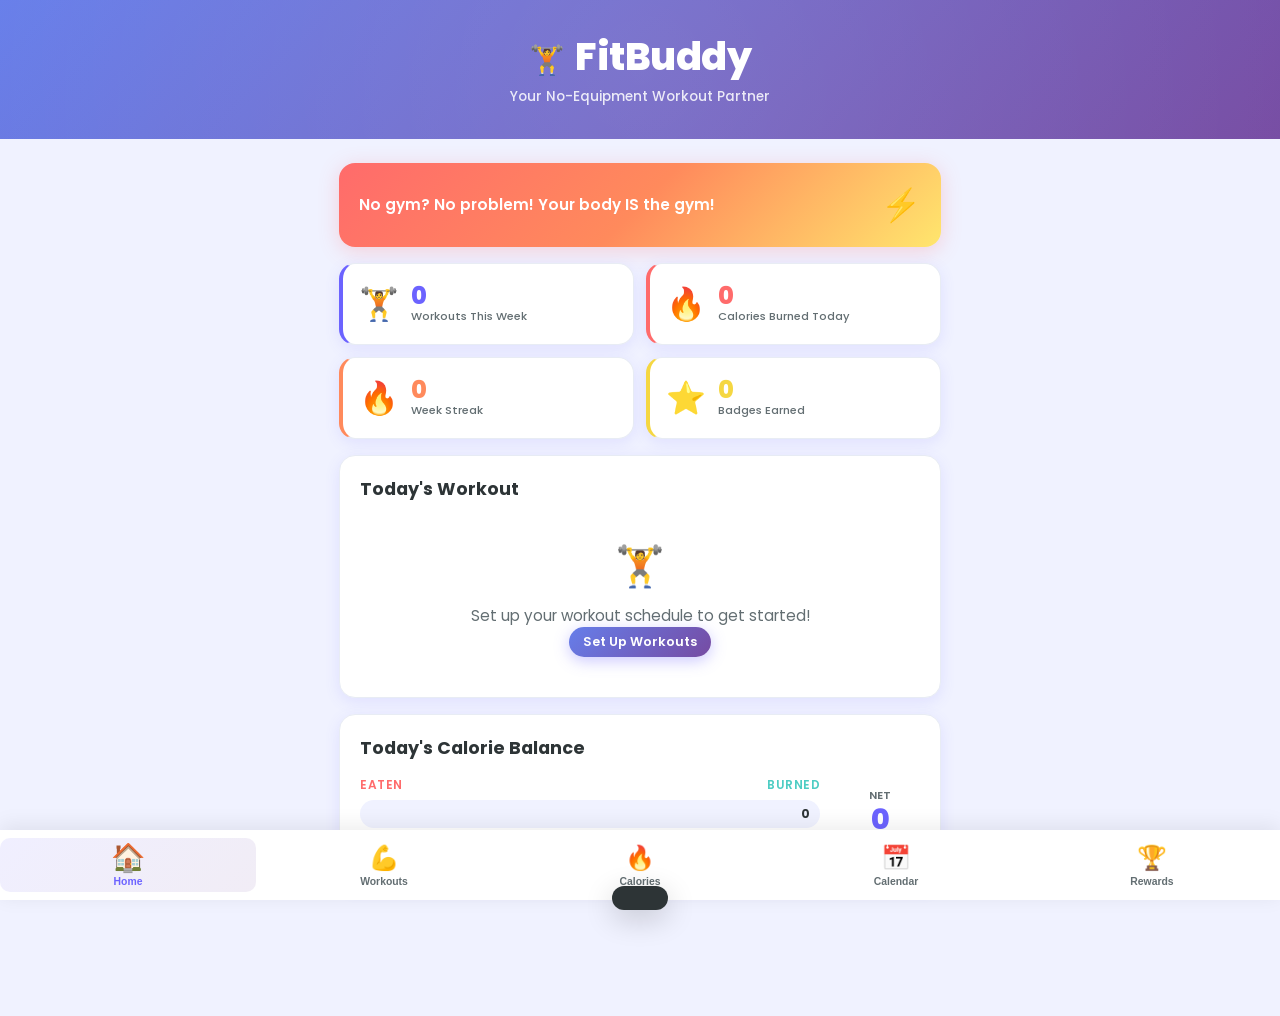
<file: index.html>
<!DOCTYPE html>
<html lang="en">
<head>
  <meta charset="UTF-8">
  <meta name="viewport" content="width=device-width, initial-scale=1.0">
  <title>FitBuddy - Exercise Planner & Calorie Tracker</title>
  <link rel="preconnect" href="https://fonts.googleapis.com">
  <link rel="preconnect" href="https://fonts.gstatic.com" crossorigin>
  <link href="https://fonts.googleapis.com/css2?family=Poppins:wght@400;500;600;700;800&display=swap" rel="stylesheet">
  <link rel="stylesheet" href="styles.css">
</head>
<body>
  <!-- Confetti Canvas (for celebrations) -->
  <canvas id="confetti-canvas"></canvas>

  <!-- App Header -->
  <header class="app-header">
    <div class="header-content">
      <h1 class="app-title">
        <span class="title-icon">&#x1F3CB;</span> FitBuddy
      </h1>
      <p class="app-tagline">Your No-Equipment Workout Partner</p>
    </div>
  </header>

  <!-- Tab Navigation -->
  <nav class="tab-nav">
    <button class="tab-btn active" data-tab="dashboard">
      <span class="tab-icon">&#x1F3E0;</span>
      <span class="tab-label">Home</span>
    </button>
    <button class="tab-btn" data-tab="workouts">
      <span class="tab-icon">&#x1F4AA;</span>
      <span class="tab-label">Workouts</span>
    </button>
    <button class="tab-btn" data-tab="calories">
      <span class="tab-icon">&#x1F525;</span>
      <span class="tab-label">Calories</span>
    </button>
    <button class="tab-btn" data-tab="calendar">
      <span class="tab-icon">&#x1F4C5;</span>
      <span class="tab-label">Calendar</span>
    </button>
    <button class="tab-btn" data-tab="rewards">
      <span class="tab-icon">&#x1F3C6;</span>
      <span class="tab-label">Rewards</span>
    </button>
  </nav>

  <!-- Main Content Area -->
  <main class="main-content">

    <!-- ===== DASHBOARD TAB ===== -->
    <section id="dashboard" class="tab-content active">
      <!-- Motivational Banner -->
      <div class="motivation-banner">
        <p class="quote-text" id="motivation-quote"></p>
        <span class="quote-icon">&#x26A1;</span>
      </div>

      <!-- Quick Stats -->
      <div class="stats-grid">
        <div class="stat-card stat-workouts">
          <span class="stat-icon">&#x1F3CB;</span>
          <div class="stat-info">
            <span class="stat-value" id="dash-workouts-week">0</span>
            <span class="stat-label">Workouts This Week</span>
          </div>
        </div>
        <div class="stat-card stat-calories">
          <span class="stat-icon">&#x1F525;</span>
          <div class="stat-info">
            <span class="stat-value" id="dash-calories-burned">0</span>
            <span class="stat-label">Calories Burned Today</span>
          </div>
        </div>
        <div class="stat-card stat-streak">
          <span class="stat-icon">&#x1F525;</span>
          <div class="stat-info">
            <span class="stat-value" id="dash-streak">0</span>
            <span class="stat-label">Week Streak</span>
          </div>
        </div>
        <div class="stat-card stat-badges">
          <span class="stat-icon">&#x2B50;</span>
          <div class="stat-info">
            <span class="stat-value" id="dash-badges">0</span>
            <span class="stat-label">Badges Earned</span>
          </div>
        </div>
      </div>

      <!-- Today's Workout Preview -->
      <div class="section-card" id="today-workout-section">
        <h2 class="section-title">Today's Workout</h2>
        <div id="today-workout-preview">
          <!-- Filled by JS -->
        </div>
      </div>

      <!-- Calorie Balance Quick View -->
      <div class="section-card">
        <h2 class="section-title">Today's Calorie Balance</h2>
        <div class="calorie-quick-view">
          <div class="calorie-bar-container">
            <div class="calorie-bar-labels">
              <span class="cal-label cal-in-label">Eaten</span>
              <span class="cal-label cal-out-label">Burned</span>
            </div>
            <div class="calorie-bars">
              <div class="cal-bar cal-in-bar">
                <div class="cal-bar-fill" id="dash-cal-in-bar"></div>
                <span class="cal-bar-value" id="dash-cal-in-value">0</span>
              </div>
              <div class="cal-bar cal-out-bar">
                <div class="cal-bar-fill" id="dash-cal-out-bar"></div>
                <span class="cal-bar-value" id="dash-cal-out-value">0</span>
              </div>
            </div>
          </div>
          <div class="net-calories" id="dash-net-calories">
            <span class="net-label">Net</span>
            <span class="net-value">0</span>
            <span class="net-unit">cal</span>
          </div>
        </div>
      </div>

      <!-- Recent Badges -->
      <div class="section-card" id="recent-badges-section" style="display:none;">
        <h2 class="section-title">Recent Achievements</h2>
        <div class="badge-row" id="recent-badges"></div>
      </div>
    </section>

    <!-- ===== WORKOUTS TAB ===== -->
    <section id="workouts" class="tab-content">
      <!-- Setup Panel (shown if no days selected) -->
      <div class="section-card" id="workout-setup">
        <h2 class="section-title">Set Up Your Week</h2>
        <p class="setup-description">Choose 3 days for your workouts. Each session is about 1 hour of bodyweight exercises - no equipment needed!</p>

        <div class="profile-form">
          <div class="form-group">
            <label>Your Weight (for calorie estimates)</label>
            <div class="input-row">
              <input type="number" id="user-weight" placeholder="155" min="80" max="500">
              <select id="weight-unit">
                <option value="lbs">lbs</option>
                <option value="kg">kg</option>
              </select>
            </div>
          </div>
          <div class="form-group">
            <label>Fitness Level</label>
            <div class="level-buttons">
              <button class="level-btn active" data-level="beginner">Beginner</button>
              <button class="level-btn" data-level="intermediate">Intermediate</button>
              <button class="level-btn" data-level="advanced">Advanced</button>
            </div>
          </div>
        </div>

        <div class="day-selector">
          <h3>Pick Your 3 Workout Days</h3>
          <div class="day-buttons">
            <button class="day-btn" data-day="0">Mon</button>
            <button class="day-btn" data-day="1">Tue</button>
            <button class="day-btn" data-day="2">Wed</button>
            <button class="day-btn" data-day="3">Thu</button>
            <button class="day-btn" data-day="4">Fri</button>
            <button class="day-btn" data-day="5">Sat</button>
            <button class="day-btn" data-day="6">Sun</button>
          </div>
          <p class="day-count"><span id="days-selected">0</span>/3 days selected</p>
        </div>
        <button class="btn btn-primary btn-large" id="save-setup-btn" disabled>Save & Generate Plan</button>
      </div>

      <!-- Weekly Plan Display -->
      <div id="weekly-plan" style="display:none;">
        <div class="week-header">
          <h2 class="section-title">This Week's Plan</h2>
          <button class="btn btn-small btn-outline" id="edit-plan-btn">Edit Schedule</button>
        </div>
        <div class="workout-cards" id="workout-cards-container">
          <!-- Filled by JS -->
        </div>
      </div>

      <!-- Active Workout View -->
      <div id="active-workout" style="display:none;">
        <div class="workout-active-header">
          <button class="btn btn-small btn-outline" id="back-to-plan-btn">Back</button>
          <h2 id="active-workout-title"></h2>
        </div>

        <div class="workout-timer-section">
          <div class="timer-display" id="workout-timer">00:00</div>
          <div class="timer-controls">
            <button class="btn btn-round btn-start" id="timer-start-btn">Start</button>
            <button class="btn btn-round btn-pause" id="timer-pause-btn" style="display:none;">Pause</button>
            <button class="btn btn-round btn-reset" id="timer-reset-btn">Reset</button>
          </div>
        </div>

        <div class="exercise-list" id="active-exercise-list">
          <!-- Filled by JS -->
        </div>

        <button class="btn btn-primary btn-large btn-complete" id="complete-workout-btn">
          Complete Workout &#x2714;
        </button>
      </div>
    </section>

    <!-- ===== CALORIES TAB ===== -->
    <section id="calories" class="tab-content">
      <!-- Daily Calorie Summary -->
      <div class="section-card calorie-summary-card">
        <h2 class="section-title">Today's Calories</h2>
        <div class="calorie-dashboard">
          <div class="calorie-ring-container">
            <svg class="calorie-ring" viewBox="0 0 200 200">
              <circle class="ring-bg" cx="100" cy="100" r="85" />
              <circle class="ring-consumed" cx="100" cy="100" r="85" id="ring-consumed" />
              <circle class="ring-burned" cx="100" cy="100" r="70" id="ring-burned" />
            </svg>
            <div class="ring-center-text">
              <span class="ring-net" id="cal-ring-net">0</span>
              <span class="ring-label">net cal</span>
            </div>
          </div>
          <div class="calorie-breakdown">
            <div class="cal-item cal-consumed">
              <span class="cal-dot consumed-dot"></span>
              <div>
                <span class="cal-amount" id="cal-total-consumed">0</span>
                <span class="cal-type">Consumed</span>
              </div>
            </div>
            <div class="cal-item cal-burned">
              <span class="cal-dot burned-dot"></span>
              <div>
                <span class="cal-amount" id="cal-total-burned">0</span>
                <span class="cal-type">Burned</span>
              </div>
            </div>
            <div class="cal-item cal-goal">
              <span class="cal-dot goal-dot"></span>
              <div>
                <span class="cal-amount" id="cal-goal-display">2000</span>
                <span class="cal-type">Daily Goal</span>
              </div>
            </div>
          </div>
        </div>

        <!-- Calorie Goal Setting -->
        <div class="goal-setting">
          <label>Daily Calorie Goal:</label>
          <input type="number" id="calorie-goal-input" value="2000" min="1000" max="5000" step="50">
          <button class="btn btn-small btn-accent" id="set-goal-btn">Set</button>
        </div>
      </div>

      <!-- Food Log -->
      <div class="section-card">
        <div class="section-header-row">
          <h2 class="section-title">Food Log</h2>
          <button class="btn btn-small btn-primary" id="add-food-btn">+ Add Food</button>
        </div>

        <!-- Quick Add Common Foods -->
        <div class="quick-add-section">
          <h3 class="subsection-title">Quick Add</h3>
          <div class="quick-food-grid" id="quick-food-grid">
            <!-- Filled by JS -->
          </div>
        </div>

        <!-- Food Log Entries -->
        <div class="log-entries" id="food-log-entries">
          <p class="empty-state">No food logged today. Add your meals above!</p>
        </div>
      </div>

      <!-- Exercise Calorie Log -->
      <div class="section-card">
        <div class="section-header-row">
          <h2 class="section-title">Exercise Log</h2>
          <button class="btn btn-small btn-accent" id="add-exercise-cal-btn">+ Add Exercise</button>
        </div>

        <!-- Quick Add Exercises -->
        <div class="quick-add-section">
          <h3 class="subsection-title">Quick Add</h3>
          <div class="quick-exercise-grid" id="quick-exercise-grid">
            <!-- Filled by JS -->
          </div>
        </div>

        <div class="log-entries" id="exercise-log-entries">
          <p class="empty-state">No exercises logged today. Get moving!</p>
        </div>
      </div>
    </section>

    <!-- ===== CALENDAR TAB ===== -->
    <section id="calendar" class="tab-content">
      <div class="section-card">
        <div class="calendar-header">
          <button class="btn btn-round btn-small" id="cal-prev-month">&lt;</button>
          <h2 class="calendar-month-title" id="calendar-month-title"></h2>
          <button class="btn btn-round btn-small" id="cal-next-month">&gt;</button>
        </div>
        <div class="calendar-grid">
          <div class="calendar-day-header">Sun</div>
          <div class="calendar-day-header">Mon</div>
          <div class="calendar-day-header">Tue</div>
          <div class="calendar-day-header">Wed</div>
          <div class="calendar-day-header">Thu</div>
          <div class="calendar-day-header">Fri</div>
          <div class="calendar-day-header">Sat</div>
          <div id="calendar-days" class="calendar-days-container">
            <!-- Filled by JS -->
          </div>
        </div>

        <!-- Calendar Legend -->
        <div class="calendar-legend">
          <span class="legend-item"><span class="legend-dot scheduled"></span> Scheduled</span>
          <span class="legend-item"><span class="legend-dot completed"></span> Completed</span>
          <span class="legend-item"><span class="legend-dot missed"></span> Missed</span>
          <span class="legend-item"><span class="legend-dot today"></span> Today</span>
        </div>
      </div>

      <!-- Day Detail -->
      <div class="section-card" id="calendar-day-detail" style="display:none;">
        <h3 class="section-title" id="cal-detail-date"></h3>
        <div id="cal-detail-content"></div>
      </div>

      <!-- Monthly Stats -->
      <div class="section-card">
        <h2 class="section-title">Monthly Summary</h2>
        <div class="monthly-stats" id="monthly-stats">
          <!-- Filled by JS -->
        </div>
      </div>
    </section>

    <!-- ===== REWARDS TAB ===== -->
    <section id="rewards" class="tab-content">
      <!-- Streak Display -->
      <div class="streak-banner">
        <div class="streak-flame">&#x1F525;</div>
        <div class="streak-info">
          <span class="streak-count" id="reward-streak">0</span>
          <span class="streak-label">Week Streak</span>
        </div>
        <div class="streak-flame">&#x1F525;</div>
      </div>

      <!-- Stats Summary -->
      <div class="reward-stats">
        <div class="reward-stat">
          <span class="reward-stat-value" id="total-workouts-stat">0</span>
          <span class="reward-stat-label">Total Workouts</span>
        </div>
        <div class="reward-stat">
          <span class="reward-stat-value" id="total-calories-stat">0</span>
          <span class="reward-stat-label">Total Cal Burned</span>
        </div>
        <div class="reward-stat">
          <span class="reward-stat-value" id="total-badges-stat">0</span>
          <span class="reward-stat-label">Badges Earned</span>
        </div>
      </div>

      <!-- Badge Grid -->
      <div class="section-card">
        <h2 class="section-title">Your Badges</h2>
        <div class="badge-grid" id="badge-grid">
          <!-- Filled by JS -->
        </div>
      </div>

      <!-- Milestones -->
      <div class="section-card">
        <h2 class="section-title">Next Milestones</h2>
        <div class="milestones-list" id="milestones-list">
          <!-- Filled by JS -->
        </div>
      </div>
    </section>
  </main>

  <!-- ===== MODALS ===== -->

  <!-- Add Food Modal -->
  <div class="modal-overlay" id="food-modal">
    <div class="modal">
      <div class="modal-header">
        <h3>Add Food</h3>
        <button class="modal-close" data-close="food-modal">&times;</button>
      </div>
      <div class="modal-body">
        <div class="form-group">
          <label>Food Name</label>
          <input type="text" id="food-name-input" placeholder="e.g., Grilled chicken breast">
        </div>
        <div class="form-group">
          <label>Calories</label>
          <input type="number" id="food-cal-input" placeholder="e.g., 250" min="0">
        </div>
        <div class="form-group">
          <label>Meal</label>
          <select id="food-meal-select">
            <option value="breakfast">Breakfast</option>
            <option value="lunch">Lunch</option>
            <option value="dinner">Dinner</option>
            <option value="snack">Snack</option>
          </select>
        </div>
      </div>
      <div class="modal-footer">
        <button class="btn btn-outline" data-close="food-modal">Cancel</button>
        <button class="btn btn-primary" id="save-food-btn">Add Food</button>
      </div>
    </div>
  </div>

  <!-- Add Exercise Modal -->
  <div class="modal-overlay" id="exercise-modal">
    <div class="modal">
      <div class="modal-header">
        <h3>Add Exercise</h3>
        <button class="modal-close" data-close="exercise-modal">&times;</button>
      </div>
      <div class="modal-body">
        <div class="form-group">
          <label>Exercise Type</label>
          <select id="exercise-type-select">
            <option value="walking_slow">Walking (slow pace, ~2mph)</option>
            <option value="walking_moderate">Walking (moderate, ~3.5mph)</option>
            <option value="walking_brisk">Walking (brisk, ~4.5mph)</option>
            <option value="jogging">Jogging</option>
            <option value="running">Running</option>
            <option value="cycling">Cycling</option>
            <option value="bodyweight_light">Bodyweight Exercises (light)</option>
            <option value="bodyweight_moderate">Bodyweight Exercises (moderate)</option>
            <option value="bodyweight_intense">Bodyweight Exercises (intense/HIIT)</option>
            <option value="yoga">Yoga</option>
            <option value="stretching">Stretching</option>
            <option value="dancing">Dancing</option>
            <option value="swimming">Swimming</option>
            <option value="jump_rope">Jump Rope</option>
            <option value="stairs">Stair Climbing</option>
            <option value="custom">Custom</option>
          </select>
        </div>
        <div class="form-group">
          <label>Duration (minutes)</label>
          <input type="number" id="exercise-duration-input" placeholder="e.g., 60" min="1" max="300">
        </div>
        <div class="form-group" id="custom-cal-group" style="display:none;">
          <label>Calories Burned</label>
          <input type="number" id="exercise-custom-cal" placeholder="e.g., 300" min="0">
        </div>
        <div class="form-group" id="exercise-distance-group">
          <label>Distance (miles, optional)</label>
          <input type="number" id="exercise-distance-input" placeholder="e.g., 2.0" min="0" step="0.1">
        </div>
        <p class="calorie-estimate" id="exercise-calorie-estimate">Estimated: ~0 calories</p>
      </div>
      <div class="modal-footer">
        <button class="btn btn-outline" data-close="exercise-modal">Cancel</button>
        <button class="btn btn-accent" id="save-exercise-btn">Add Exercise</button>
      </div>
    </div>
  </div>

  <!-- Workout Complete Celebration Modal -->
  <div class="modal-overlay" id="celebration-modal">
    <div class="modal celebration-modal">
      <div class="celebration-content">
        <div class="celebration-icon">&#x1F389;</div>
        <h2>Workout Complete!</h2>
        <p class="celebration-message" id="celebration-message"></p>
        <div class="celebration-stats" id="celebration-stats"></div>
        <div class="new-badges" id="celebration-badges"></div>
        <button class="btn btn-primary btn-large" data-close="celebration-modal">Awesome!</button>
      </div>
    </div>
  </div>

  <!-- Toast Notification -->
  <div class="toast" id="toast">
    <span class="toast-icon"></span>
    <span class="toast-message"></span>
  </div>

  <script src="app.js"></script>
</body>
</html>
</file>
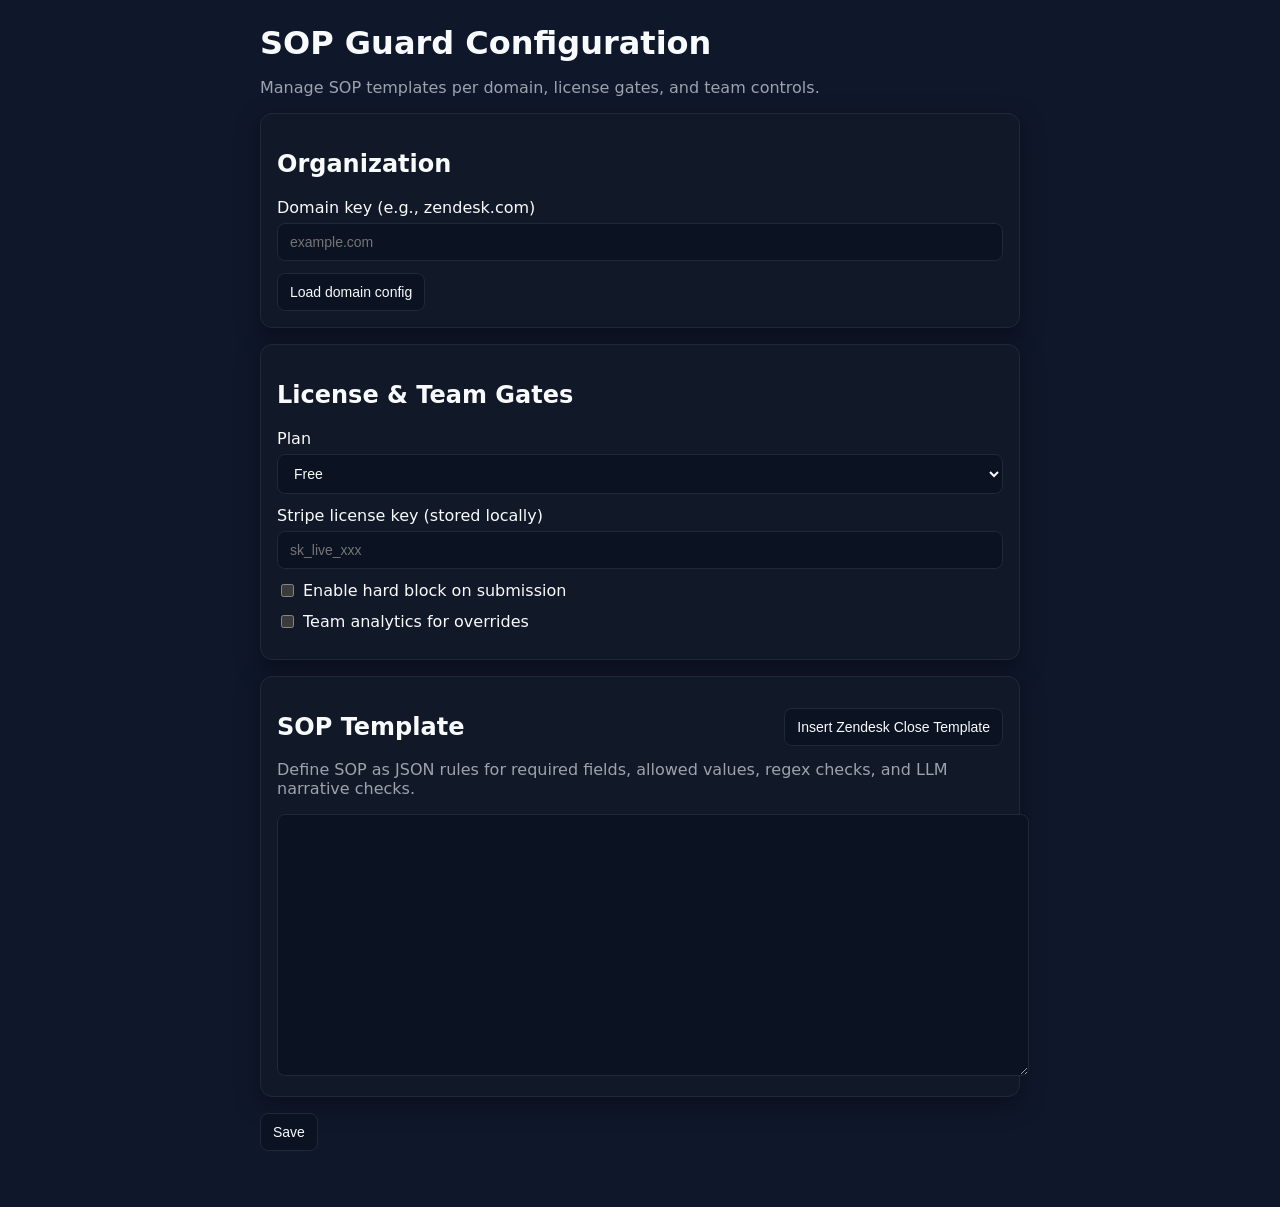
<file: options.html>
<!doctype html>
<html lang="en">
  <head>
    <meta charset="UTF-8" />
    <meta name="viewport" content="width=device-width, initial-scale=1.0" />
    <title>SOP Guard Options</title>
    <link rel="stylesheet" href="options.css" />
  </head>
  <body>
    <main class="container">
      <header>
        <h1>SOP Guard Configuration</h1>
        <p>Manage SOP templates per domain, license gates, and team controls.</p>
      </header>

      <section class="card">
        <h2>Organization</h2>
        <label class="field">
          <span>Domain key (e.g., zendesk.com)</span>
          <input id="domain" type="text" placeholder="example.com" />
        </label>
        <button id="load">Load domain config</button>
      </section>

      <section class="card">
        <h2>License & Team Gates</h2>
        <label class="field">
          <span>Plan</span>
          <select id="plan">
            <option value="free">Free</option>
            <option value="pro">Pro (Stripe licensed)</option>
          </select>
        </label>
        <label class="field">
          <span>Stripe license key (stored locally)</span>
          <input id="licenseKey" type="text" placeholder="sk_live_xxx" />
        </label>
        <label class="field inline">
          <input id="hardBlock" type="checkbox" />
          <span>Enable hard block on submission</span>
        </label>
        <label class="field inline">
          <input id="analytics" type="checkbox" />
          <span>Team analytics for overrides</span>
        </label>
      </section>

      <section class="card">
        <div class="card-header">
          <h2>SOP Template</h2>
          <button id="template">Insert Zendesk Close Template</button>
        </div>
        <p class="hint">
          Define SOP as JSON rules for required fields, allowed values, regex checks, and LLM narrative checks.
        </p>
        <textarea id="sopJson" rows="14" spellcheck="false"></textarea>
      </section>

      <section class="actions">
        <button id="save">Save</button>
        <span id="status" role="status"></span>
      </section>
    </main>

    <script src="options.js"></script>
  </body>
</html>
</file>
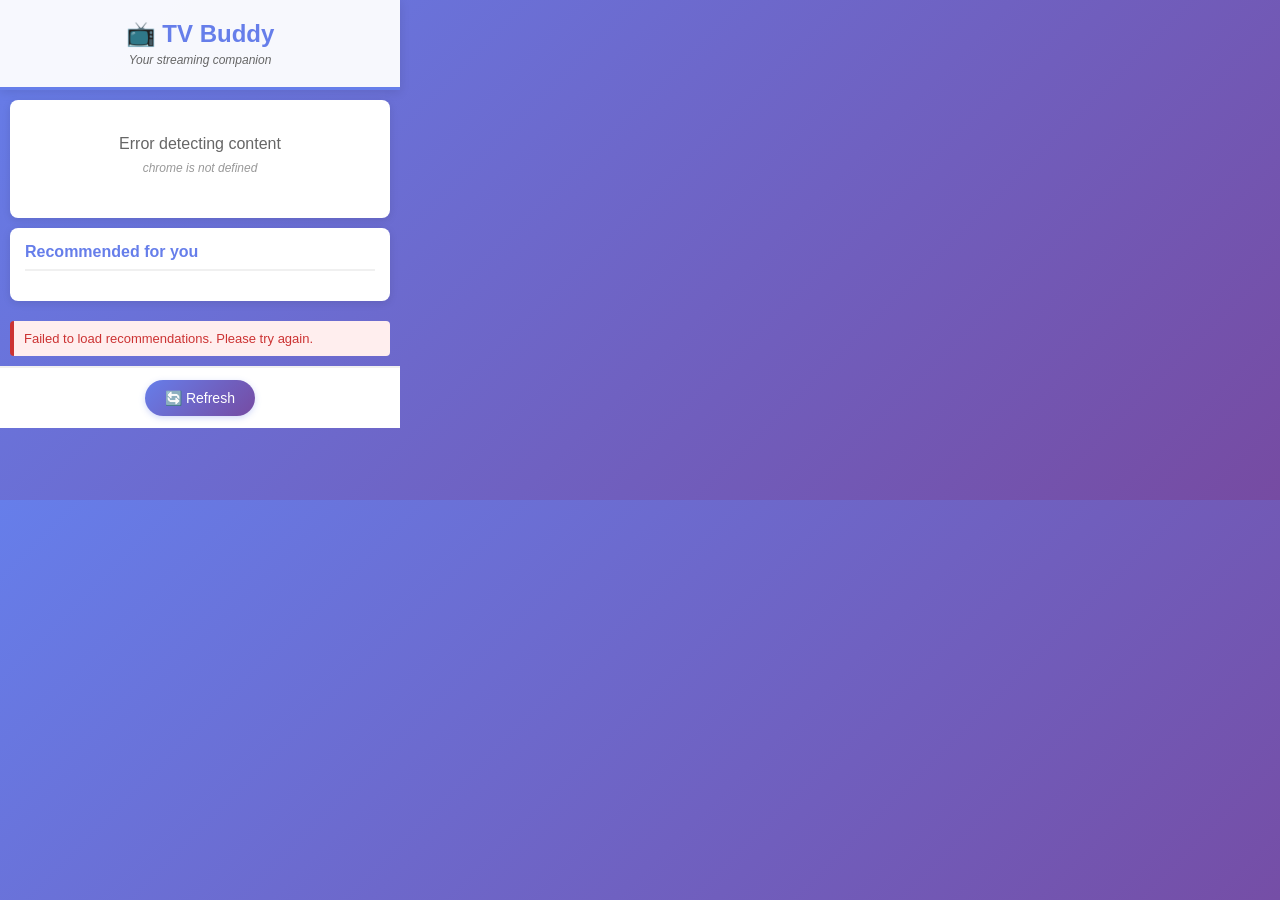
<file: popup.html>
<!DOCTYPE html>
<html lang="en">
<head>
  <meta charset="UTF-8">
  <meta name="viewport" content="width=device-width, initial-scale=1.0">
  <title>TV Buddy</title>
  <link rel="stylesheet" href="popup.css">
</head>
<body>
  <div class="container">
    <header>
      <h1>📺 TV Buddy</h1>
      <p class="tagline">Your streaming companion</p>
    </header>

    <div id="currentContent" class="current-content">
      <div class="loading">Detecting what you're watching...</div>
    </div>

    <div id="recommendations" class="recommendations">
      <h2>Recommended for you</h2>
      <div id="recommendationList" class="recommendation-list">
        <div class="loading">Loading recommendations...</div>
      </div>
    </div>

    <div id="error" class="error hidden"></div>

    <footer>
      <button id="refreshBtn" class="refresh-btn">🔄 Refresh</button>
    </footer>
  </div>

  <script src="popup.js"></script>
</body>
</html>
</file>
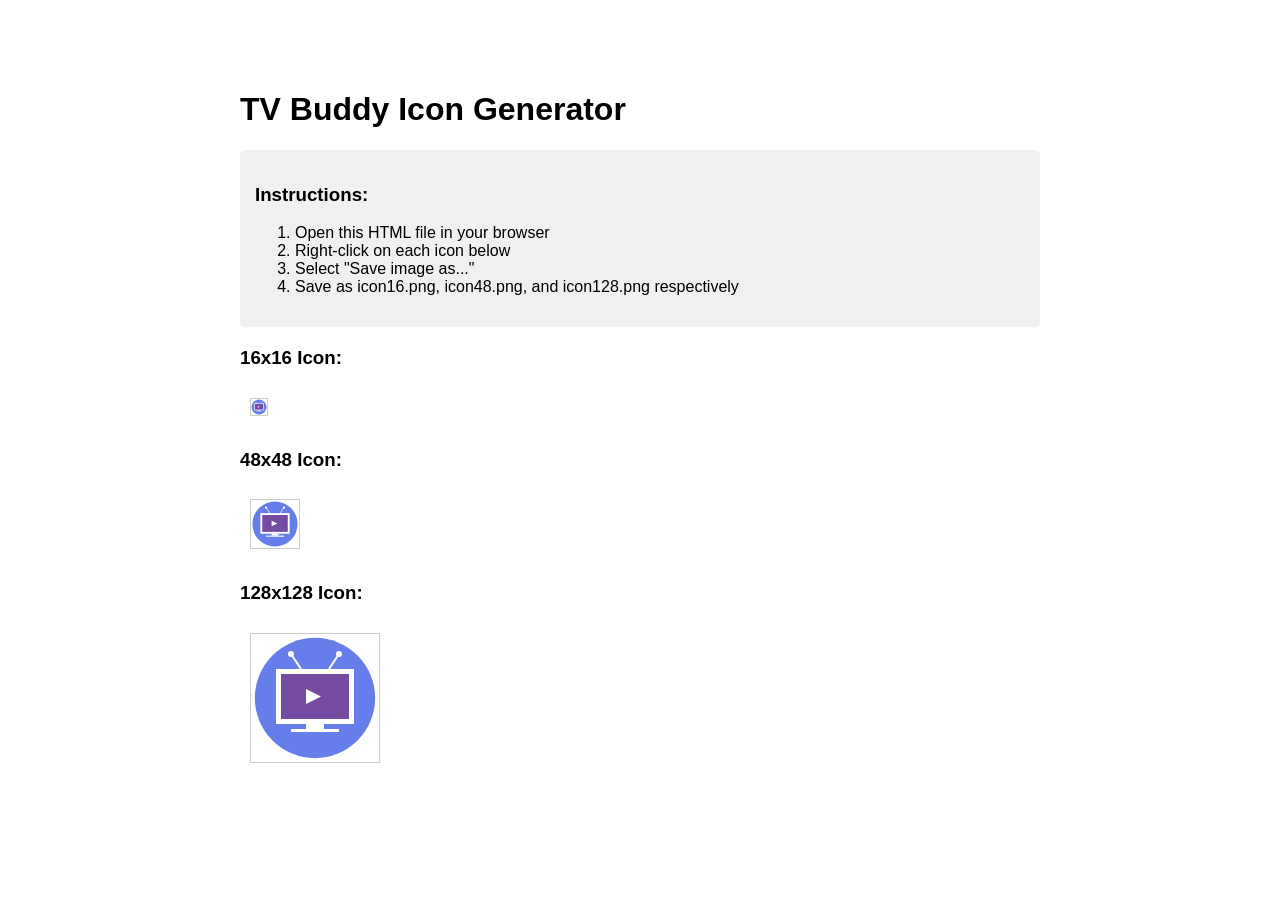
<file: icons/generate-icons.html>
<!DOCTYPE html>
<html lang="en">
<head>
  <meta charset="UTF-8">
  <meta name="viewport" content="width=device-width, initial-scale=1.0">
  <title>TV Buddy Icon Generator</title>
  <style>
    body {
      font-family: Arial, sans-serif;
      max-width: 800px;
      margin: 50px auto;
      padding: 20px;
    }
    canvas {
      border: 1px solid #ccc;
      margin: 10px;
    }
    .instructions {
      background: #f0f0f0;
      padding: 15px;
      border-radius: 5px;
      margin-bottom: 20px;
    }
  </style>
</head>
<body>
  <h1>TV Buddy Icon Generator</h1>

  <div class="instructions">
    <h3>Instructions:</h3>
    <ol>
      <li>Open this HTML file in your browser</li>
      <li>Right-click on each icon below</li>
      <li>Select "Save image as..."</li>
      <li>Save as icon16.png, icon48.png, and icon128.png respectively</li>
    </ol>
  </div>

  <div>
    <h3>16x16 Icon:</h3>
    <canvas id="icon16" width="16" height="16"></canvas>
  </div>

  <div>
    <h3>48x48 Icon:</h3>
    <canvas id="icon48" width="48" height="48"></canvas>
  </div>

  <div>
    <h3>128x128 Icon:</h3>
    <canvas id="icon128" width="128" height="128"></canvas>
  </div>

  <script>
    function drawIcon(canvas, size) {
      const ctx = canvas.getContext('2d');
      const scale = size / 128;

      // Background circle
      ctx.fillStyle = '#667eea';
      ctx.beginPath();
      ctx.arc(size/2, size/2, size * 0.47, 0, Math.PI * 2);
      ctx.fill();

      // TV Screen outline
      ctx.fillStyle = '#fff';
      ctx.fillRect(25 * scale, 35 * scale, 78 * scale, 55 * scale);

      // TV Screen inner
      ctx.fillStyle = '#764ba2';
      ctx.fillRect(30 * scale, 40 * scale, 68 * scale, 45 * scale);

      // Play icon
      ctx.fillStyle = '#fff';
      ctx.beginPath();
      ctx.moveTo(55 * scale, 55 * scale);
      ctx.lineTo(55 * scale, 70 * scale);
      ctx.lineTo(70 * scale, 62.5 * scale);
      ctx.closePath();
      ctx.fill();

      // TV stand
      ctx.fillStyle = '#fff';
      ctx.fillRect(55 * scale, 90 * scale, 18 * scale, 5 * scale);
      ctx.fillRect(40 * scale, 95 * scale, 48 * scale, 3 * scale);

      // Antenna
      ctx.strokeStyle = '#fff';
      ctx.lineWidth = 2 * scale;
      ctx.beginPath();
      ctx.moveTo(50 * scale, 35 * scale);
      ctx.lineTo(40 * scale, 20 * scale);
      ctx.stroke();

      ctx.beginPath();
      ctx.moveTo(78 * scale, 35 * scale);
      ctx.lineTo(88 * scale, 20 * scale);
      ctx.stroke();

      // Antenna tips
      ctx.fillStyle = '#fff';
      ctx.beginPath();
      ctx.arc(40 * scale, 20 * scale, 3 * scale, 0, Math.PI * 2);
      ctx.fill();

      ctx.beginPath();
      ctx.arc(88 * scale, 20 * scale, 3 * scale, 0, Math.PI * 2);
      ctx.fill();
    }

    // Generate all icons
    drawIcon(document.getElementById('icon16'), 16);
    drawIcon(document.getElementById('icon48'), 48);
    drawIcon(document.getElementById('icon128'), 128);
  </script>
</body>
</html>
</file>
<file: styles.css>
/* ===================================================
   FitBuddy - Exercise Planner & Calorie Tracker
   Upbeat, Colorful Theme
   =================================================== */

/* ===== CSS VARIABLES ===== */
:root {
  /* Primary Colors */
  --primary: #6C63FF;
  --primary-light: #8B83FF;
  --primary-dark: #5A52E0;

  /* Accent Colors */
  --coral: #FF6B6B;
  --coral-light: #FF8E8E;
  --teal: #4ECDC4;
  --teal-light: #6ED9D2;
  --yellow: #FFE66D;
  --yellow-dark: #F5D742;
  --mint: #A8E6CF;
  --orange: #FF8A5C;
  --pink: #F093FB;
  --sky: #4FACFE;

  /* Gradients */
  --gradient-primary: linear-gradient(135deg, #667eea 0%, #764ba2 100%);
  --gradient-coral: linear-gradient(135deg, #f093fb 0%, #f5576c 100%);
  --gradient-teal: linear-gradient(135deg, #4facfe 0%, #00f2fe 100%);
  --gradient-green: linear-gradient(135deg, #43e97b 0%, #38f9d7 100%);
  --gradient-orange: linear-gradient(135deg, #fa709a 0%, #fee140 100%);
  --gradient-sunset: linear-gradient(135deg, #FF6B6B 0%, #FF8A5C 50%, #FFE66D 100%);
  --gradient-ocean: linear-gradient(135deg, #667eea 0%, #4ECDC4 100%);

  /* Neutrals */
  --bg: #F0F2FF;
  --bg-card: #FFFFFF;
  --text: #2D3436;
  --text-light: #636E72;
  --text-lighter: #B2BEC3;
  --border: #E8ECF4;
  --shadow: rgba(108, 99, 255, 0.12);
  --shadow-strong: rgba(108, 99, 255, 0.25);

  /* Sizing */
  --radius: 16px;
  --radius-small: 10px;
  --radius-round: 50px;
  --header-height: 80px;
  --nav-height: 70px;
}

/* ===== RESET & BASE ===== */
*,
*::before,
*::after {
  margin: 0;
  padding: 0;
  box-sizing: border-box;
}

html {
  scroll-behavior: smooth;
}

body {
  font-family: 'Poppins', -apple-system, BlinkMacSystemFont, sans-serif;
  background: var(--bg);
  color: var(--text);
  min-height: 100vh;
  overflow-x: hidden;
  padding-bottom: calc(var(--nav-height) + 20px);
}

/* ===== CONFETTI CANVAS ===== */
#confetti-canvas {
  position: fixed;
  top: 0;
  left: 0;
  width: 100%;
  height: 100%;
  pointer-events: none;
  z-index: 9999;
}

/* ===== APP HEADER ===== */
.app-header {
  background: var(--gradient-primary);
  padding: 20px 20px 25px;
  text-align: center;
  position: relative;
  overflow: hidden;
}

.app-header::before {
  content: '';
  position: absolute;
  top: -50%;
  left: -50%;
  width: 200%;
  height: 200%;
  background: radial-gradient(circle, rgba(255, 255, 255, 0.1) 0%, transparent 60%);
  animation: shimmer 8s ease-in-out infinite;
}

@keyframes shimmer {
  0%, 100% { transform: translate(0, 0); }
  50% { transform: translate(20%, 20%); }
}

.app-title {
  font-size: 2rem;
  font-weight: 800;
  color: white;
  position: relative;
  z-index: 1;
  letter-spacing: -0.5px;
}

.title-icon {
  font-size: 1.8rem;
  margin-right: 4px;
}

.app-tagline {
  color: rgba(255, 255, 255, 0.85);
  font-size: 0.85rem;
  font-weight: 500;
  position: relative;
  z-index: 1;
  margin-top: 2px;
}

/* ===== TAB NAVIGATION ===== */
.tab-nav {
  display: flex;
  justify-content: space-around;
  background: var(--bg-card);
  position: fixed;
  bottom: 0;
  left: 0;
  right: 0;
  height: var(--nav-height);
  box-shadow: 0 -4px 20px rgba(0, 0, 0, 0.08);
  z-index: 100;
  padding: 8px 0;
}

.tab-btn {
  display: flex;
  flex-direction: column;
  align-items: center;
  justify-content: center;
  gap: 4px;
  background: none;
  border: none;
  cursor: pointer;
  padding: 6px 12px;
  border-radius: var(--radius-small);
  transition: all 0.3s ease;
  position: relative;
  flex: 1;
}

.tab-btn .tab-icon {
  font-size: 1.5rem;
  transition: transform 0.3s ease;
}

.tab-btn .tab-label {
  font-size: 0.65rem;
  font-weight: 600;
  color: var(--text-light);
  transition: color 0.3s ease;
}

.tab-btn.active {
  background: linear-gradient(135deg, rgba(108, 99, 255, 0.1), rgba(118, 75, 162, 0.1));
}

.tab-btn.active .tab-label {
  color: var(--primary);
}

.tab-btn.active .tab-icon {
  transform: scale(1.15);
}

.tab-btn:hover:not(.active) {
  background: rgba(108, 99, 255, 0.05);
}

/* ===== MAIN CONTENT ===== */
.main-content {
  padding: 20px 16px;
  max-width: 600px;
  margin: 0 auto;
}

.tab-content {
  display: none;
  animation: fadeIn 0.3s ease;
}

.tab-content.active {
  display: block;
}

@keyframes fadeIn {
  from { opacity: 0; transform: translateY(10px); }
  to { opacity: 1; transform: translateY(0); }
}

/* ===== SECTION CARDS ===== */
.section-card {
  background: var(--bg-card);
  border-radius: var(--radius);
  padding: 20px;
  margin-bottom: 16px;
  box-shadow: 0 4px 15px var(--shadow);
  border: 1px solid var(--border);
}

.section-title {
  font-size: 1.1rem;
  font-weight: 700;
  color: var(--text);
  margin-bottom: 14px;
}

.subsection-title {
  font-size: 0.85rem;
  font-weight: 600;
  color: var(--text-light);
  margin-bottom: 10px;
  text-transform: uppercase;
  letter-spacing: 0.5px;
}

.section-header-row {
  display: flex;
  justify-content: space-between;
  align-items: center;
  margin-bottom: 14px;
}

.section-header-row .section-title {
  margin-bottom: 0;
}

/* ===== BUTTONS ===== */
.btn {
  display: inline-flex;
  align-items: center;
  justify-content: center;
  gap: 6px;
  padding: 10px 20px;
  border: none;
  border-radius: var(--radius-round);
  font-family: 'Poppins', sans-serif;
  font-weight: 600;
  font-size: 0.9rem;
  cursor: pointer;
  transition: all 0.3s ease;
  text-decoration: none;
}

.btn:active {
  transform: scale(0.96);
}

.btn-primary {
  background: var(--gradient-primary);
  color: white;
  box-shadow: 0 4px 15px rgba(108, 99, 255, 0.35);
}

.btn-primary:hover {
  box-shadow: 0 6px 20px rgba(108, 99, 255, 0.5);
  transform: translateY(-1px);
}

.btn-accent {
  background: var(--gradient-teal);
  color: white;
  box-shadow: 0 4px 15px rgba(78, 205, 196, 0.35);
}

.btn-accent:hover {
  box-shadow: 0 6px 20px rgba(78, 205, 196, 0.5);
  transform: translateY(-1px);
}

.btn-coral {
  background: var(--gradient-coral);
  color: white;
  box-shadow: 0 4px 15px rgba(255, 107, 107, 0.35);
}

.btn-outline {
  background: transparent;
  color: var(--primary);
  border: 2px solid var(--primary);
}

.btn-outline:hover {
  background: var(--primary);
  color: white;
}

.btn-small {
  padding: 6px 14px;
  font-size: 0.8rem;
}

.btn-large {
  padding: 14px 32px;
  font-size: 1rem;
  width: 100%;
}

.btn-round {
  width: 48px;
  height: 48px;
  padding: 0;
  border-radius: 50%;
  font-size: 0.8rem;
}

.btn-start {
  background: var(--gradient-green);
  color: white;
  width: 64px;
  height: 64px;
  font-size: 0.85rem;
  box-shadow: 0 4px 15px rgba(67, 233, 123, 0.4);
}

.btn-pause {
  background: var(--gradient-orange);
  color: white;
  width: 64px;
  height: 64px;
  font-size: 0.85rem;
}

.btn-reset {
  background: var(--bg);
  color: var(--text-light);
  border: 2px solid var(--border);
}

.btn-complete {
  background: var(--gradient-green);
  color: white;
  box-shadow: 0 4px 20px rgba(67, 233, 123, 0.4);
  font-size: 1.05rem;
  margin-top: 20px;
}

.btn:disabled {
  opacity: 0.5;
  cursor: not-allowed;
  transform: none !important;
  box-shadow: none !important;
}

/* ===== MOTIVATION BANNER ===== */
.motivation-banner {
  background: var(--gradient-sunset);
  border-radius: var(--radius);
  padding: 18px 20px;
  margin-bottom: 16px;
  display: flex;
  align-items: center;
  gap: 12px;
  box-shadow: 0 4px 20px rgba(255, 107, 107, 0.25);
}

.quote-text {
  color: white;
  font-weight: 600;
  font-size: 0.95rem;
  line-height: 1.4;
  flex: 1;
}

.quote-icon {
  font-size: 2rem;
  animation: pulse 2s ease-in-out infinite;
}

@keyframes pulse {
  0%, 100% { transform: scale(1); }
  50% { transform: scale(1.15); }
}

/* ===== STATS GRID ===== */
.stats-grid {
  display: grid;
  grid-template-columns: 1fr 1fr;
  gap: 12px;
  margin-bottom: 16px;
}

.stat-card {
  background: var(--bg-card);
  border-radius: var(--radius);
  padding: 16px;
  display: flex;
  align-items: center;
  gap: 12px;
  box-shadow: 0 4px 15px var(--shadow);
  border: 1px solid var(--border);
  transition: transform 0.3s ease;
}

.stat-card:hover {
  transform: translateY(-2px);
}

.stat-icon {
  font-size: 2rem;
}

.stat-info {
  display: flex;
  flex-direction: column;
}

.stat-value {
  font-size: 1.5rem;
  font-weight: 800;
  line-height: 1;
}

.stat-label {
  font-size: 0.7rem;
  color: var(--text-light);
  font-weight: 500;
}

.stat-workouts .stat-value { color: var(--primary); }
.stat-calories .stat-value { color: var(--coral); }
.stat-streak .stat-value { color: var(--orange); }
.stat-badges .stat-value { color: var(--yellow-dark); }

.stat-workouts { border-left: 4px solid var(--primary); }
.stat-calories { border-left: 4px solid var(--coral); }
.stat-streak { border-left: 4px solid var(--orange); }
.stat-badges { border-left: 4px solid var(--yellow-dark); }

/* ===== CALORIE QUICK VIEW (Dashboard) ===== */
.calorie-quick-view {
  display: flex;
  align-items: center;
  gap: 20px;
}

.calorie-bar-container {
  flex: 1;
}

.calorie-bar-labels {
  display: flex;
  justify-content: space-between;
  margin-bottom: 6px;
}

.cal-label {
  font-size: 0.75rem;
  font-weight: 600;
  text-transform: uppercase;
  letter-spacing: 0.5px;
}

.cal-in-label { color: var(--coral); }
.cal-out-label { color: var(--teal); }

.calorie-bars {
  display: flex;
  flex-direction: column;
  gap: 8px;
}

.cal-bar {
  height: 28px;
  background: var(--bg);
  border-radius: var(--radius-round);
  position: relative;
  overflow: hidden;
}

.cal-bar-fill {
  height: 100%;
  border-radius: var(--radius-round);
  transition: width 0.8s cubic-bezier(0.25, 0.46, 0.45, 0.94);
  width: 0%;
  min-width: 0;
}

.cal-in-bar .cal-bar-fill {
  background: var(--gradient-coral);
}

.cal-out-bar .cal-bar-fill {
  background: var(--gradient-teal);
}

.cal-bar-value {
  position: absolute;
  right: 10px;
  top: 50%;
  transform: translateY(-50%);
  font-size: 0.75rem;
  font-weight: 700;
  color: var(--text);
}

.net-calories {
  text-align: center;
  padding: 12px;
  min-width: 80px;
}

.net-label {
  display: block;
  font-size: 0.7rem;
  color: var(--text-light);
  font-weight: 600;
  text-transform: uppercase;
}

.net-value {
  display: block;
  font-size: 1.8rem;
  font-weight: 800;
  color: var(--primary);
  line-height: 1.1;
}

.net-unit {
  display: block;
  font-size: 0.7rem;
  color: var(--text-light);
}

/* ===== TODAY'S WORKOUT PREVIEW ===== */
#today-workout-preview .rest-day {
  text-align: center;
  padding: 20px;
  color: var(--text-light);
  font-size: 0.95rem;
}

#today-workout-preview .rest-day .rest-icon {
  font-size: 2.5rem;
  display: block;
  margin-bottom: 8px;
}

.workout-preview-card {
  background: var(--gradient-ocean);
  border-radius: var(--radius);
  padding: 18px;
  color: white;
  cursor: pointer;
  transition: transform 0.3s ease, box-shadow 0.3s ease;
}

.workout-preview-card:hover {
  transform: translateY(-2px);
  box-shadow: 0 8px 25px rgba(102, 126, 234, 0.4);
}

.workout-preview-name {
  font-size: 1.1rem;
  font-weight: 700;
  margin-bottom: 4px;
}

.workout-preview-info {
  font-size: 0.8rem;
  opacity: 0.9;
  display: flex;
  gap: 16px;
}

.workout-preview-action {
  margin-top: 12px;
  display: flex;
  align-items: center;
  justify-content: space-between;
}

.workout-preview-action .btn {
  background: rgba(255, 255, 255, 0.2);
  color: white;
  backdrop-filter: blur(4px);
}

.completed-badge {
  background: var(--gradient-green);
  color: white;
  padding: 4px 12px;
  border-radius: var(--radius-round);
  font-size: 0.75rem;
  font-weight: 600;
}

/* ===== WORKOUT SETUP ===== */
.setup-description {
  color: var(--text-light);
  font-size: 0.9rem;
  margin-bottom: 20px;
  line-height: 1.5;
}

.profile-form {
  margin-bottom: 20px;
}

.form-group {
  margin-bottom: 16px;
}

.form-group label {
  display: block;
  font-size: 0.85rem;
  font-weight: 600;
  color: var(--text);
  margin-bottom: 6px;
}

.form-group input,
.form-group select {
  width: 100%;
  padding: 10px 14px;
  border: 2px solid var(--border);
  border-radius: var(--radius-small);
  font-family: 'Poppins', sans-serif;
  font-size: 0.9rem;
  transition: border-color 0.3s ease;
  background: var(--bg);
}

.form-group input:focus,
.form-group select:focus {
  outline: none;
  border-color: var(--primary);
  box-shadow: 0 0 0 3px rgba(108, 99, 255, 0.15);
}

.input-row {
  display: flex;
  gap: 10px;
}

.input-row input { flex: 1; }
.input-row select { width: 80px; }

.level-buttons {
  display: flex;
  gap: 8px;
}

.level-btn {
  flex: 1;
  padding: 10px;
  border: 2px solid var(--border);
  border-radius: var(--radius-small);
  background: var(--bg);
  font-family: 'Poppins', sans-serif;
  font-weight: 600;
  font-size: 0.8rem;
  cursor: pointer;
  transition: all 0.3s ease;
  color: var(--text-light);
}

.level-btn.active {
  border-color: var(--primary);
  background: rgba(108, 99, 255, 0.1);
  color: var(--primary);
}

.level-btn:hover:not(.active) {
  border-color: var(--primary-light);
}

.day-selector {
  margin-bottom: 20px;
}

.day-selector h3 {
  font-size: 0.95rem;
  font-weight: 600;
  margin-bottom: 12px;
}

.day-buttons {
  display: flex;
  gap: 8px;
  margin-bottom: 8px;
}

.day-btn {
  flex: 1;
  padding: 12px 4px;
  border: 2px solid var(--border);
  border-radius: var(--radius-small);
  background: var(--bg);
  font-family: 'Poppins', sans-serif;
  font-weight: 600;
  font-size: 0.8rem;
  cursor: pointer;
  transition: all 0.3s ease;
  color: var(--text-light);
}

.day-btn.selected {
  border-color: var(--primary);
  background: var(--gradient-primary);
  color: white;
  box-shadow: 0 4px 12px rgba(108, 99, 255, 0.3);
}

.day-btn:hover:not(.selected) {
  border-color: var(--primary-light);
  background: rgba(108, 99, 255, 0.05);
}

.day-count {
  font-size: 0.8rem;
  color: var(--text-light);
  font-weight: 500;
  text-align: center;
}

/* ===== WEEKLY PLAN ===== */
.week-header {
  display: flex;
  justify-content: space-between;
  align-items: center;
  margin-bottom: 14px;
}

.workout-cards {
  display: flex;
  flex-direction: column;
  gap: 12px;
}

.workout-card {
  background: var(--bg-card);
  border-radius: var(--radius);
  padding: 16px;
  box-shadow: 0 4px 15px var(--shadow);
  border: 1px solid var(--border);
  cursor: pointer;
  transition: all 0.3s ease;
  position: relative;
  overflow: hidden;
}

.workout-card:hover {
  transform: translateY(-2px);
  box-shadow: 0 8px 25px var(--shadow-strong);
}

.workout-card::before {
  content: '';
  position: absolute;
  top: 0;
  left: 0;
  width: 5px;
  height: 100%;
}

.workout-card.type-upper::before { background: var(--gradient-coral); }
.workout-card.type-lower::before { background: var(--gradient-teal); }
.workout-card.type-full::before { background: var(--gradient-orange); }
.workout-card.type-rest { opacity: 0.6; cursor: default; }
.workout-card.type-rest:hover { transform: none; box-shadow: 0 4px 15px var(--shadow); }

.workout-card.completed {
  border-color: var(--mint);
  background: linear-gradient(135deg, rgba(168, 230, 207, 0.1), rgba(67, 233, 123, 0.05));
}

.workout-card-header {
  display: flex;
  justify-content: space-between;
  align-items: flex-start;
  margin-bottom: 8px;
}

.workout-card-day {
  font-size: 0.75rem;
  font-weight: 700;
  text-transform: uppercase;
  letter-spacing: 0.5px;
  color: var(--text-light);
}

.workout-card-name {
  font-size: 1rem;
  font-weight: 700;
}

.workout-card-meta {
  display: flex;
  gap: 14px;
  font-size: 0.8rem;
  color: var(--text-light);
}

.workout-card-status {
  font-size: 0.75rem;
  font-weight: 600;
  padding: 3px 10px;
  border-radius: var(--radius-round);
}

.status-scheduled {
  background: rgba(108, 99, 255, 0.1);
  color: var(--primary);
}

.status-completed {
  background: rgba(67, 233, 123, 0.15);
  color: #27AE60;
}

.status-today {
  background: var(--gradient-sunset);
  color: white;
}

.status-rest {
  background: var(--bg);
  color: var(--text-lighter);
}

/* ===== ACTIVE WORKOUT ===== */
.workout-active-header {
  display: flex;
  align-items: center;
  gap: 12px;
  margin-bottom: 20px;
}

.workout-active-header h2 {
  font-size: 1.2rem;
  font-weight: 700;
}

.workout-timer-section {
  text-align: center;
  margin-bottom: 24px;
  background: var(--bg-card);
  border-radius: var(--radius);
  padding: 24px;
  box-shadow: 0 4px 15px var(--shadow);
}

.timer-display {
  font-size: 3rem;
  font-weight: 800;
  color: var(--primary);
  font-variant-numeric: tabular-nums;
  margin-bottom: 16px;
  letter-spacing: 2px;
}

.timer-controls {
  display: flex;
  align-items: center;
  justify-content: center;
  gap: 16px;
}

.exercise-list {
  display: flex;
  flex-direction: column;
  gap: 8px;
}

.exercise-phase {
  margin-bottom: 12px;
}

.phase-title {
  font-size: 0.85rem;
  font-weight: 700;
  color: var(--text-light);
  text-transform: uppercase;
  letter-spacing: 0.5px;
  margin-bottom: 8px;
  display: flex;
  align-items: center;
  gap: 8px;
}

.phase-title::after {
  content: '';
  flex: 1;
  height: 1px;
  background: var(--border);
}

.exercise-item {
  background: var(--bg-card);
  border-radius: var(--radius-small);
  padding: 12px 16px;
  display: flex;
  align-items: center;
  gap: 12px;
  box-shadow: 0 2px 8px var(--shadow);
  transition: all 0.3s ease;
  border: 1px solid var(--border);
}

.exercise-item.active-exercise {
  border-color: var(--primary);
  box-shadow: 0 4px 15px rgba(108, 99, 255, 0.2);
  background: rgba(108, 99, 255, 0.03);
}

.exercise-item.done-exercise {
  opacity: 0.6;
  background: rgba(168, 230, 207, 0.1);
}

.exercise-check {
  width: 28px;
  height: 28px;
  border-radius: 50%;
  border: 2px solid var(--border);
  display: flex;
  align-items: center;
  justify-content: center;
  font-size: 0.75rem;
  cursor: pointer;
  transition: all 0.3s ease;
  flex-shrink: 0;
  color: transparent;
}

.exercise-check.checked {
  background: var(--gradient-green);
  border-color: transparent;
  color: white;
}

.exercise-info {
  flex: 1;
}

.exercise-name {
  font-size: 0.9rem;
  font-weight: 600;
}

.exercise-detail {
  font-size: 0.75rem;
  color: var(--text-light);
}

.exercise-duration {
  font-size: 0.8rem;
  font-weight: 600;
  color: var(--primary);
  white-space: nowrap;
}

/* ===== CALORIE TRACKER ===== */
.calorie-summary-card {
  overflow: hidden;
}

.calorie-dashboard {
  display: flex;
  align-items: center;
  gap: 20px;
  margin-bottom: 16px;
}

.calorie-ring-container {
  position: relative;
  width: 160px;
  height: 160px;
  flex-shrink: 0;
}

.calorie-ring {
  width: 100%;
  height: 100%;
  transform: rotate(-90deg);
}

.ring-bg {
  fill: none;
  stroke: var(--bg);
  stroke-width: 14;
}

.ring-consumed {
  fill: none;
  stroke: var(--coral);
  stroke-width: 14;
  stroke-linecap: round;
  stroke-dasharray: 534;
  stroke-dashoffset: 534;
  transition: stroke-dashoffset 1s ease;
}

.ring-burned {
  fill: none;
  stroke: var(--teal);
  stroke-width: 14;
  stroke-linecap: round;
  stroke-dasharray: 440;
  stroke-dashoffset: 440;
  transition: stroke-dashoffset 1s ease;
}

.ring-center-text {
  position: absolute;
  top: 50%;
  left: 50%;
  transform: translate(-50%, -50%);
  text-align: center;
}

.ring-net {
  display: block;
  font-size: 1.6rem;
  font-weight: 800;
  color: var(--primary);
  line-height: 1;
}

.ring-label {
  font-size: 0.65rem;
  color: var(--text-light);
  font-weight: 500;
}

.calorie-breakdown {
  display: flex;
  flex-direction: column;
  gap: 12px;
}

.cal-item {
  display: flex;
  align-items: center;
  gap: 10px;
}

.cal-dot {
  width: 12px;
  height: 12px;
  border-radius: 50%;
  flex-shrink: 0;
}

.consumed-dot { background: var(--coral); }
.burned-dot { background: var(--teal); }
.goal-dot { background: var(--primary); }

.cal-amount {
  font-size: 1.1rem;
  font-weight: 700;
  display: block;
  line-height: 1;
}

.cal-type {
  font-size: 0.7rem;
  color: var(--text-light);
}

.goal-setting {
  display: flex;
  align-items: center;
  gap: 10px;
  padding-top: 14px;
  border-top: 1px solid var(--border);
}

.goal-setting label {
  font-size: 0.8rem;
  font-weight: 600;
  white-space: nowrap;
}

.goal-setting input {
  width: 90px;
  padding: 6px 10px;
  border: 2px solid var(--border);
  border-radius: var(--radius-small);
  font-family: 'Poppins', sans-serif;
  font-size: 0.85rem;
  text-align: center;
}

.goal-setting input:focus {
  outline: none;
  border-color: var(--primary);
}

/* ===== QUICK ADD SECTIONS ===== */
.quick-add-section {
  margin-bottom: 16px;
  padding-bottom: 16px;
  border-bottom: 1px solid var(--border);
}

.quick-food-grid,
.quick-exercise-grid {
  display: grid;
  grid-template-columns: repeat(3, 1fr);
  gap: 8px;
}

.quick-add-item {
  display: flex;
  flex-direction: column;
  align-items: center;
  padding: 10px 6px;
  background: var(--bg);
  border-radius: var(--radius-small);
  cursor: pointer;
  transition: all 0.3s ease;
  border: 2px solid transparent;
  text-align: center;
}

.quick-add-item:hover {
  border-color: var(--primary-light);
  background: rgba(108, 99, 255, 0.05);
  transform: translateY(-1px);
}

.quick-add-item:active {
  transform: scale(0.96);
}

.quick-add-icon {
  font-size: 1.4rem;
  margin-bottom: 4px;
}

.quick-add-name {
  font-size: 0.7rem;
  font-weight: 600;
  color: var(--text);
  line-height: 1.2;
}

.quick-add-cal {
  font-size: 0.65rem;
  color: var(--text-light);
}

/* ===== LOG ENTRIES ===== */
.log-entries {
  display: flex;
  flex-direction: column;
  gap: 8px;
}

.empty-state {
  text-align: center;
  color: var(--text-lighter);
  font-size: 0.85rem;
  padding: 20px;
}

.log-entry {
  display: flex;
  align-items: center;
  gap: 12px;
  padding: 10px 14px;
  background: var(--bg);
  border-radius: var(--radius-small);
  animation: slideIn 0.3s ease;
}

@keyframes slideIn {
  from { opacity: 0; transform: translateX(-10px); }
  to { opacity: 1; transform: translateX(0); }
}

.log-entry-icon {
  font-size: 1.3rem;
}

.log-entry-info {
  flex: 1;
}

.log-entry-name {
  font-size: 0.85rem;
  font-weight: 600;
}

.log-entry-detail {
  font-size: 0.7rem;
  color: var(--text-light);
}

.log-entry-cal {
  font-weight: 700;
  font-size: 0.9rem;
  white-space: nowrap;
}

.log-entry-cal.cal-positive { color: var(--coral); }
.log-entry-cal.cal-negative { color: var(--teal); }

.log-entry-delete {
  background: none;
  border: none;
  color: var(--text-lighter);
  cursor: pointer;
  padding: 4px;
  font-size: 1rem;
  transition: color 0.3s ease;
}

.log-entry-delete:hover {
  color: var(--coral);
}

.calorie-estimate {
  font-size: 0.85rem;
  font-weight: 600;
  color: var(--teal);
  margin-top: 8px;
}

/* ===== CALENDAR ===== */
.calendar-header {
  display: flex;
  align-items: center;
  justify-content: space-between;
  margin-bottom: 16px;
}

.calendar-month-title {
  font-size: 1.1rem;
  font-weight: 700;
}

.calendar-grid {
  display: grid;
  grid-template-columns: repeat(7, 1fr);
  gap: 4px;
}

.calendar-day-header {
  text-align: center;
  font-size: 0.7rem;
  font-weight: 700;
  color: var(--text-light);
  text-transform: uppercase;
  padding: 8px 0;
}

.calendar-days-container {
  display: contents;
}

.calendar-day {
  aspect-ratio: 1;
  display: flex;
  flex-direction: column;
  align-items: center;
  justify-content: center;
  border-radius: var(--radius-small);
  font-size: 0.85rem;
  font-weight: 600;
  cursor: pointer;
  transition: all 0.3s ease;
  position: relative;
  gap: 2px;
}

.calendar-day:hover {
  background: rgba(108, 99, 255, 0.08);
}

.calendar-day.empty {
  cursor: default;
}

.calendar-day.today {
  border: 2px solid var(--primary);
}

.calendar-day.scheduled {
  background: rgba(108, 99, 255, 0.1);
  color: var(--primary);
}

.calendar-day.completed {
  background: var(--gradient-green);
  color: white;
}

.calendar-day.missed {
  background: rgba(255, 107, 107, 0.1);
  color: var(--coral);
}

.calendar-day .day-indicator {
  width: 6px;
  height: 6px;
  border-radius: 50%;
}

.calendar-day .day-indicator.scheduled { background: var(--primary); }
.calendar-day .day-indicator.completed { background: #43e97b; }
.calendar-day .day-indicator.missed { background: var(--coral); }

.calendar-legend {
  display: flex;
  flex-wrap: wrap;
  gap: 14px;
  margin-top: 16px;
  justify-content: center;
}

.legend-item {
  display: flex;
  align-items: center;
  gap: 6px;
  font-size: 0.75rem;
  color: var(--text-light);
}

.legend-dot {
  width: 10px;
  height: 10px;
  border-radius: 50%;
}

.legend-dot.scheduled { background: var(--primary); }
.legend-dot.completed { background: #43e97b; }
.legend-dot.missed { background: var(--coral); }
.legend-dot.today { border: 2px solid var(--primary); background: transparent; }

.monthly-stats {
  display: grid;
  grid-template-columns: repeat(3, 1fr);
  gap: 10px;
}

.monthly-stat-item {
  text-align: center;
  padding: 12px 8px;
  background: var(--bg);
  border-radius: var(--radius-small);
}

.monthly-stat-value {
  font-size: 1.4rem;
  font-weight: 800;
  color: var(--primary);
  display: block;
}

.monthly-stat-label {
  font-size: 0.65rem;
  color: var(--text-light);
  font-weight: 500;
}

/* ===== REWARDS ===== */
.streak-banner {
  background: var(--gradient-sunset);
  border-radius: var(--radius);
  padding: 24px;
  display: flex;
  align-items: center;
  justify-content: center;
  gap: 16px;
  margin-bottom: 16px;
  box-shadow: 0 4px 20px rgba(255, 107, 107, 0.25);
}

.streak-flame {
  font-size: 2.5rem;
  animation: flicker 1.5s ease-in-out infinite alternate;
}

@keyframes flicker {
  0% { transform: scale(1) rotate(-5deg); }
  100% { transform: scale(1.1) rotate(5deg); }
}

.streak-info {
  text-align: center;
}

.streak-count {
  font-size: 3rem;
  font-weight: 800;
  color: white;
  line-height: 1;
  display: block;
}

.streak-label {
  font-size: 0.85rem;
  color: rgba(255, 255, 255, 0.9);
  font-weight: 600;
}

.reward-stats {
  display: grid;
  grid-template-columns: repeat(3, 1fr);
  gap: 10px;
  margin-bottom: 16px;
}

.reward-stat {
  text-align: center;
  background: var(--bg-card);
  border-radius: var(--radius);
  padding: 16px 8px;
  box-shadow: 0 4px 15px var(--shadow);
}

.reward-stat-value {
  font-size: 1.5rem;
  font-weight: 800;
  color: var(--primary);
  display: block;
}

.reward-stat-label {
  font-size: 0.65rem;
  color: var(--text-light);
}

.badge-grid {
  display: grid;
  grid-template-columns: repeat(3, 1fr);
  gap: 12px;
}

.badge-item {
  text-align: center;
  padding: 16px 8px;
  background: var(--bg);
  border-radius: var(--radius);
  transition: all 0.3s ease;
  position: relative;
}

.badge-item.earned {
  background: linear-gradient(135deg, rgba(255, 230, 109, 0.15), rgba(255, 138, 92, 0.1));
  border: 2px solid var(--yellow);
  box-shadow: 0 4px 15px rgba(255, 230, 109, 0.2);
}

.badge-item.locked {
  opacity: 0.4;
  filter: grayscale(0.8);
}

.badge-icon {
  font-size: 2rem;
  display: block;
  margin-bottom: 6px;
}

.badge-name {
  font-size: 0.7rem;
  font-weight: 700;
  color: var(--text);
  line-height: 1.2;
}

.badge-desc {
  font-size: 0.6rem;
  color: var(--text-light);
  margin-top: 2px;
}

.badge-row {
  display: flex;
  gap: 12px;
  overflow-x: auto;
  padding-bottom: 8px;
}

.badge-row .badge-item {
  min-width: 90px;
}

/* Milestones */
.milestones-list {
  display: flex;
  flex-direction: column;
  gap: 10px;
}

.milestone-item {
  display: flex;
  align-items: center;
  gap: 12px;
  padding: 12px;
  background: var(--bg);
  border-radius: var(--radius-small);
}

.milestone-icon {
  font-size: 1.5rem;
  flex-shrink: 0;
}

.milestone-info {
  flex: 1;
}

.milestone-name {
  font-size: 0.85rem;
  font-weight: 600;
}

.milestone-progress {
  font-size: 0.7rem;
  color: var(--text-light);
}

.milestone-bar {
  height: 6px;
  background: var(--border);
  border-radius: 3px;
  overflow: hidden;
  margin-top: 4px;
}

.milestone-bar-fill {
  height: 100%;
  background: var(--gradient-primary);
  border-radius: 3px;
  transition: width 0.5s ease;
}

/* ===== MODALS ===== */
.modal-overlay {
  position: fixed;
  top: 0;
  left: 0;
  width: 100%;
  height: 100%;
  background: rgba(0, 0, 0, 0.5);
  backdrop-filter: blur(4px);
  display: none;
  align-items: center;
  justify-content: center;
  z-index: 200;
  padding: 20px;
}

.modal-overlay.show {
  display: flex;
  animation: fadeIn 0.2s ease;
}

.modal {
  background: var(--bg-card);
  border-radius: var(--radius);
  width: 100%;
  max-width: 420px;
  box-shadow: 0 20px 60px rgba(0, 0, 0, 0.3);
  animation: modalIn 0.3s ease;
}

@keyframes modalIn {
  from { opacity: 0; transform: scale(0.95) translateY(10px); }
  to { opacity: 1; transform: scale(1) translateY(0); }
}

.modal-header {
  display: flex;
  justify-content: space-between;
  align-items: center;
  padding: 18px 20px;
  border-bottom: 1px solid var(--border);
}

.modal-header h3 {
  font-size: 1.1rem;
  font-weight: 700;
}

.modal-close {
  background: none;
  border: none;
  font-size: 1.5rem;
  cursor: pointer;
  color: var(--text-light);
  padding: 0;
  line-height: 1;
}

.modal-body {
  padding: 20px;
}

.modal-footer {
  display: flex;
  gap: 10px;
  justify-content: flex-end;
  padding: 16px 20px;
  border-top: 1px solid var(--border);
}

/* Celebration Modal */
.celebration-modal {
  text-align: center;
  overflow: hidden;
}

.celebration-content {
  padding: 30px 20px;
}

.celebration-icon {
  font-size: 4rem;
  animation: bounce 0.6s ease infinite alternate;
}

@keyframes bounce {
  from { transform: translateY(0); }
  to { transform: translateY(-15px); }
}

.celebration-content h2 {
  font-size: 1.5rem;
  font-weight: 800;
  margin: 10px 0;
  background: var(--gradient-sunset);
  -webkit-background-clip: text;
  -webkit-text-fill-color: transparent;
  background-clip: text;
}

.celebration-message {
  color: var(--text-light);
  font-size: 0.9rem;
  margin-bottom: 16px;
}

.celebration-stats {
  display: flex;
  justify-content: center;
  gap: 20px;
  margin-bottom: 16px;
}

.celebration-stat {
  text-align: center;
}

.celebration-stat-value {
  font-size: 1.3rem;
  font-weight: 800;
  color: var(--primary);
  display: block;
}

.celebration-stat-label {
  font-size: 0.7rem;
  color: var(--text-light);
}

.new-badges {
  margin-bottom: 16px;
}

/* ===== TOAST ===== */
.toast {
  position: fixed;
  bottom: calc(var(--nav-height) + 20px);
  left: 50%;
  transform: translateX(-50%) translateY(100px);
  background: var(--text);
  color: white;
  padding: 12px 24px;
  border-radius: var(--radius-round);
  font-size: 0.85rem;
  font-weight: 600;
  display: flex;
  align-items: center;
  gap: 8px;
  z-index: 300;
  transition: transform 0.4s cubic-bezier(0.68, -0.55, 0.265, 1.55);
  box-shadow: 0 8px 30px rgba(0, 0, 0, 0.2);
}

.toast.show {
  transform: translateX(-50%) translateY(0);
}

.toast-icon {
  font-size: 1.2rem;
}

/* ===== RESPONSIVE ===== */
@media (max-width: 400px) {
  .stats-grid {
    grid-template-columns: 1fr;
  }

  .calorie-dashboard {
    flex-direction: column;
  }

  .quick-food-grid,
  .quick-exercise-grid {
    grid-template-columns: repeat(2, 1fr);
  }

  .badge-grid {
    grid-template-columns: repeat(2, 1fr);
  }

  .monthly-stats,
  .reward-stats {
    grid-template-columns: repeat(2, 1fr);
  }

  .day-buttons {
    flex-wrap: wrap;
  }

  .day-btn {
    min-width: calc(25% - 8px);
  }
}

@media (min-width: 601px) {
  .main-content {
    max-width: 650px;
    padding: 24px;
  }

  .app-header {
    padding: 28px 20px 32px;
  }

  .app-title {
    font-size: 2.4rem;
  }
}
</file>
<file: options.css>
:root {
  color-scheme: dark;
  --bg: #0f172a;
  --card: #111827;
  --muted: #9ca3af;
  --text: #f8fafc;
  --accent: #22d3ee;
}

body {
  margin: 0;
  font-family: 'Inter', system-ui, -apple-system, sans-serif;
  background: var(--bg);
  color: var(--text);
}

.container {
  max-width: 760px;
  margin: 24px auto;
  padding: 0 16px 32px;
}

header h1 {
  margin: 0;
}

header p {
  color: var(--muted);
  margin-bottom: 16px;
}

.card {
  background: var(--card);
  border: 1px solid #1f2937;
  border-radius: 12px;
  padding: 16px;
  margin-bottom: 16px;
  box-shadow: 0 8px 24px rgba(0, 0, 0, 0.35);
}

.card-header {
  display: flex;
  align-items: center;
  justify-content: space-between;
  gap: 12px;
}

.field {
  display: flex;
  flex-direction: column;
  gap: 6px;
  margin-bottom: 12px;
}

.field.inline {
  flex-direction: row;
  align-items: center;
}

input,
select,
textarea,
button {
  background: #0b1221;
  border: 1px solid #1f2937;
  border-radius: 8px;
  color: var(--text);
  padding: 10px 12px;
  font-size: 14px;
}

textarea {
  width: 100%;
  min-height: 240px;
}

button {
  cursor: pointer;
  transition: border-color 0.2s ease, transform 0.1s ease;
}

button:hover {
  border-color: var(--accent);
}

button:active {
  transform: translateY(1px);
}

.hint {
  color: var(--muted);
  margin-top: 0;
}

.actions {
  display: flex;
  align-items: center;
  gap: 12px;
}

#status {
  color: var(--muted);
}
</file>
<file: popup.css>
* {
  margin: 0;
  padding: 0;
  box-sizing: border-box;
}

body {
  width: 400px;
  min-height: 500px;
  max-height: 600px;
  font-family: -apple-system, BlinkMacSystemFont, 'Segoe UI', Roboto, Oxygen, Ubuntu, Cantarell, sans-serif;
  background: linear-gradient(135deg, #667eea 0%, #764ba2 100%);
  color: #333;
}

.container {
  display: flex;
  flex-direction: column;
  height: 100%;
}

header {
  background: rgba(255, 255, 255, 0.95);
  padding: 20px;
  text-align: center;
  border-bottom: 3px solid #667eea;
  box-shadow: 0 2px 10px rgba(0, 0, 0, 0.1);
}

header h1 {
  font-size: 24px;
  color: #667eea;
  margin-bottom: 5px;
}

.tagline {
  font-size: 12px;
  color: #666;
  font-style: italic;
}

.current-content {
  background: white;
  margin: 10px;
  padding: 15px;
  border-radius: 8px;
  box-shadow: 0 2px 8px rgba(0, 0, 0, 0.1);
}

.content-card h3 {
  color: #667eea;
  margin-bottom: 10px;
  font-size: 14px;
}

.content-info {
  display: flex;
  gap: 15px;
}

.poster {
  width: 80px;
  height: 120px;
  object-fit: cover;
  border-radius: 4px;
  box-shadow: 0 2px 6px rgba(0, 0, 0, 0.2);
}

.details h4 {
  font-size: 16px;
  color: #333;
  margin-bottom: 5px;
}

.year, .rating {
  font-size: 12px;
  color: #666;
  margin-bottom: 5px;
  display: block;
}

.overview {
  font-size: 11px;
  color: #777;
  line-height: 1.4;
  margin-top: 8px;
}

.recommendations {
  background: white;
  margin: 0 10px 10px;
  padding: 15px;
  border-radius: 8px;
  box-shadow: 0 2px 8px rgba(0, 0, 0, 0.1);
  flex: 1;
  overflow-y: auto;
  max-height: 350px;
}

.recommendations h2 {
  font-size: 16px;
  color: #667eea;
  margin-bottom: 15px;
  border-bottom: 2px solid #f0f0f0;
  padding-bottom: 8px;
}

.recommendation-list {
  display: flex;
  flex-direction: column;
  gap: 12px;
}

.recommendation-card {
  display: flex;
  gap: 12px;
  padding: 10px;
  background: #f9f9f9;
  border-radius: 6px;
  transition: all 0.3s ease;
  cursor: pointer;
}

.recommendation-card:hover {
  background: #f0f0f0;
  transform: translateX(5px);
  box-shadow: 0 2px 6px rgba(0, 0, 0, 0.1);
}

.recommendation-card .poster {
  width: 50px;
  height: 75px;
}

.rec-details {
  flex: 1;
  display: flex;
  flex-direction: column;
  justify-content: center;
}

.rec-details h4 {
  font-size: 14px;
  color: #333;
  margin-bottom: 4px;
}

.rec-details .year,
.rec-details .rating {
  font-size: 11px;
  color: #888;
  margin-bottom: 2px;
}

.loading {
  text-align: center;
  padding: 30px;
  color: #999;
  font-size: 14px;
}

.no-content,
.no-recommendations {
  text-align: center;
  padding: 20px;
  color: #666;
}

.no-content p,
.no-recommendations p {
  margin-bottom: 8px;
}

.hint {
  font-size: 12px;
  color: #999;
  font-style: italic;
}

.error {
  background: #fee;
  color: #c33;
  padding: 10px;
  margin: 10px;
  border-radius: 4px;
  font-size: 13px;
  border-left: 4px solid #c33;
}

.error.hidden {
  display: none;
}

footer {
  background: white;
  padding: 12px;
  text-align: center;
  border-top: 2px solid #f0f0f0;
  margin-top: auto;
}

.refresh-btn {
  background: linear-gradient(135deg, #667eea 0%, #764ba2 100%);
  color: white;
  border: none;
  padding: 10px 20px;
  border-radius: 20px;
  font-size: 14px;
  cursor: pointer;
  transition: all 0.3s ease;
  box-shadow: 0 2px 6px rgba(102, 126, 234, 0.3);
}

.refresh-btn:hover {
  transform: translateY(-2px);
  box-shadow: 0 4px 12px rgba(102, 126, 234, 0.4);
}

.refresh-btn:active {
  transform: translateY(0);
}

/* Scrollbar styling */
.recommendations::-webkit-scrollbar {
  width: 6px;
}

.recommendations::-webkit-scrollbar-track {
  background: #f1f1f1;
  border-radius: 10px;
}

.recommendations::-webkit-scrollbar-thumb {
  background: #667eea;
  border-radius: 10px;
}

.recommendations::-webkit-scrollbar-thumb:hover {
  background: #764ba2;
}
</file>
